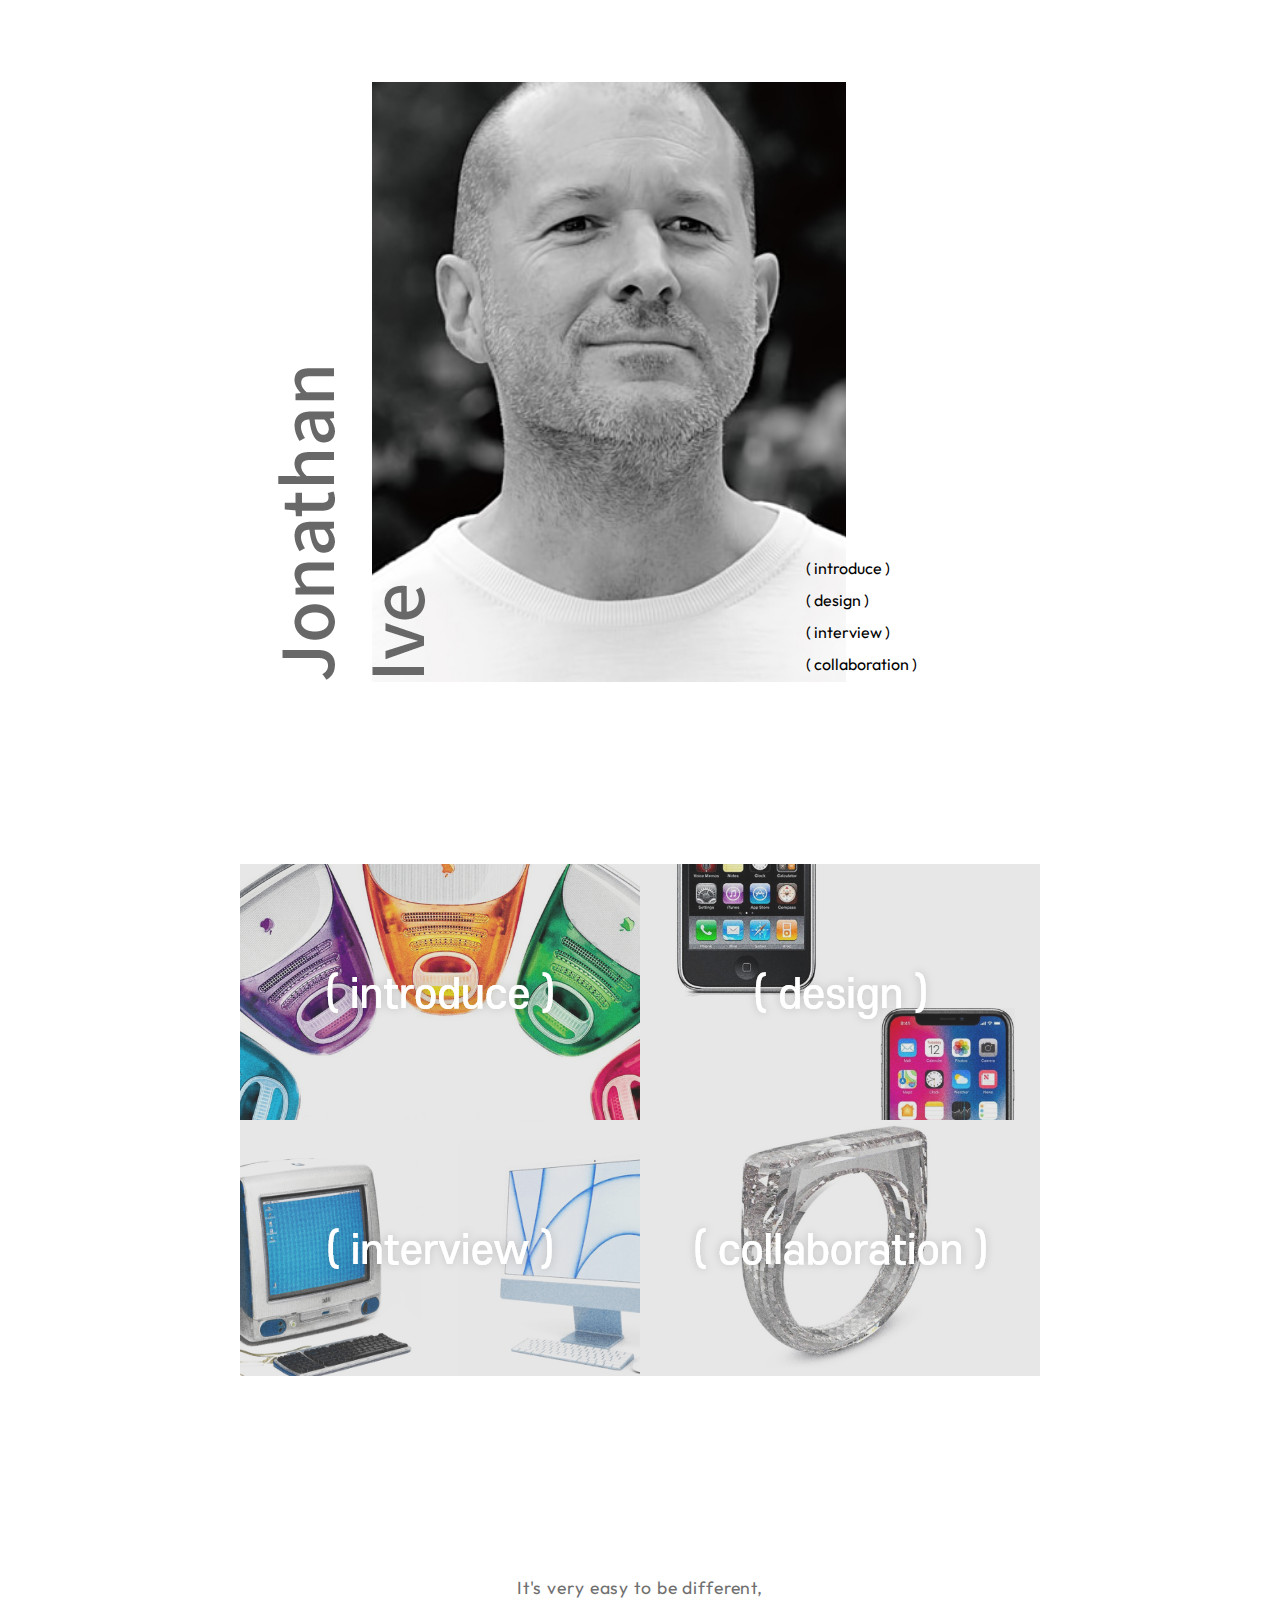
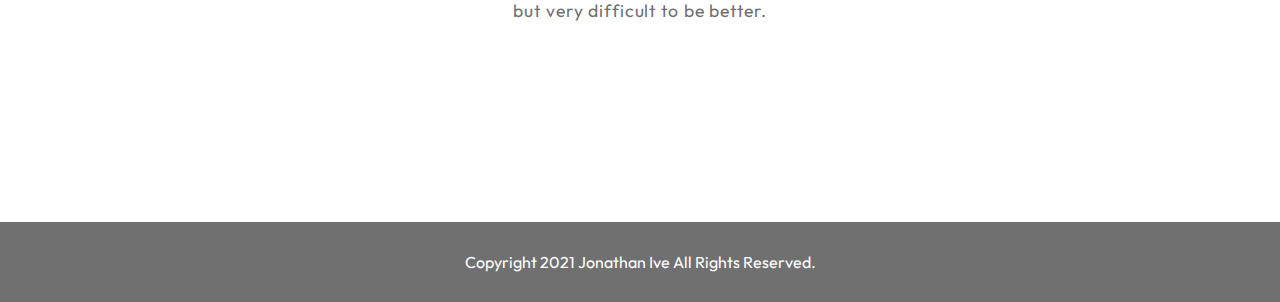
<file: index.html>
<!DOCTYPE html>
<html lang="ko" dir="ltr">
  <head>
    <meta charset="utf-8">
    <title>Jonathan Ive Museum</title>
    <link rel="stylesheet" href="master.css">
    <link rel="stylesheet" href="aos.css">
  </head>
  <body>
    <header>
    <ul>
      <li class="menu1"><a href="sub01.html">( introduce )</a></li>
      <li class="menu2"><a href="sub02.html">( design )</a></li>
      <li class="menu3"><a href="sub03.html">( interview )</a></li>
      <li class="menu4"><a href="sub04.html">( collaboration )</a></li>
    </ul>
    </header>
    <section>
      <a href="sub01.html">
       <div class="total_wrap">
        <div class="wrap">
          <div class="cont1 cont_total">
          <img src="img/introduce.png"  alt="introduce">
        </div>
      </a>
      <a href="sub02.html">
          <div class="cont2 cont_total">
          <img src="img/design.png" alt="design">
          </div>
      </a>
        </div>
        <div class="wrap">
        <a href="sub03.html">
          <div class="cont3 cont_total">
          <img src="img/interview.png" alt="interview">
          </div>
        </a>
        <a href="sub04.html">
          <div class="cont4 cont_total">
          <img src="img/collaboration.png" alt="collaboration">
          </div>
        </a>
        </div>
      </div>
      <div class="cont5">
        It's very easy to be different,</p>
        but very difficult to be better.
      </div>
    </section>
    <footer>
      Copyright 2021 Jonathan Ive All Rights Reserved.
    </footer>
  </body>
</html>
</file>
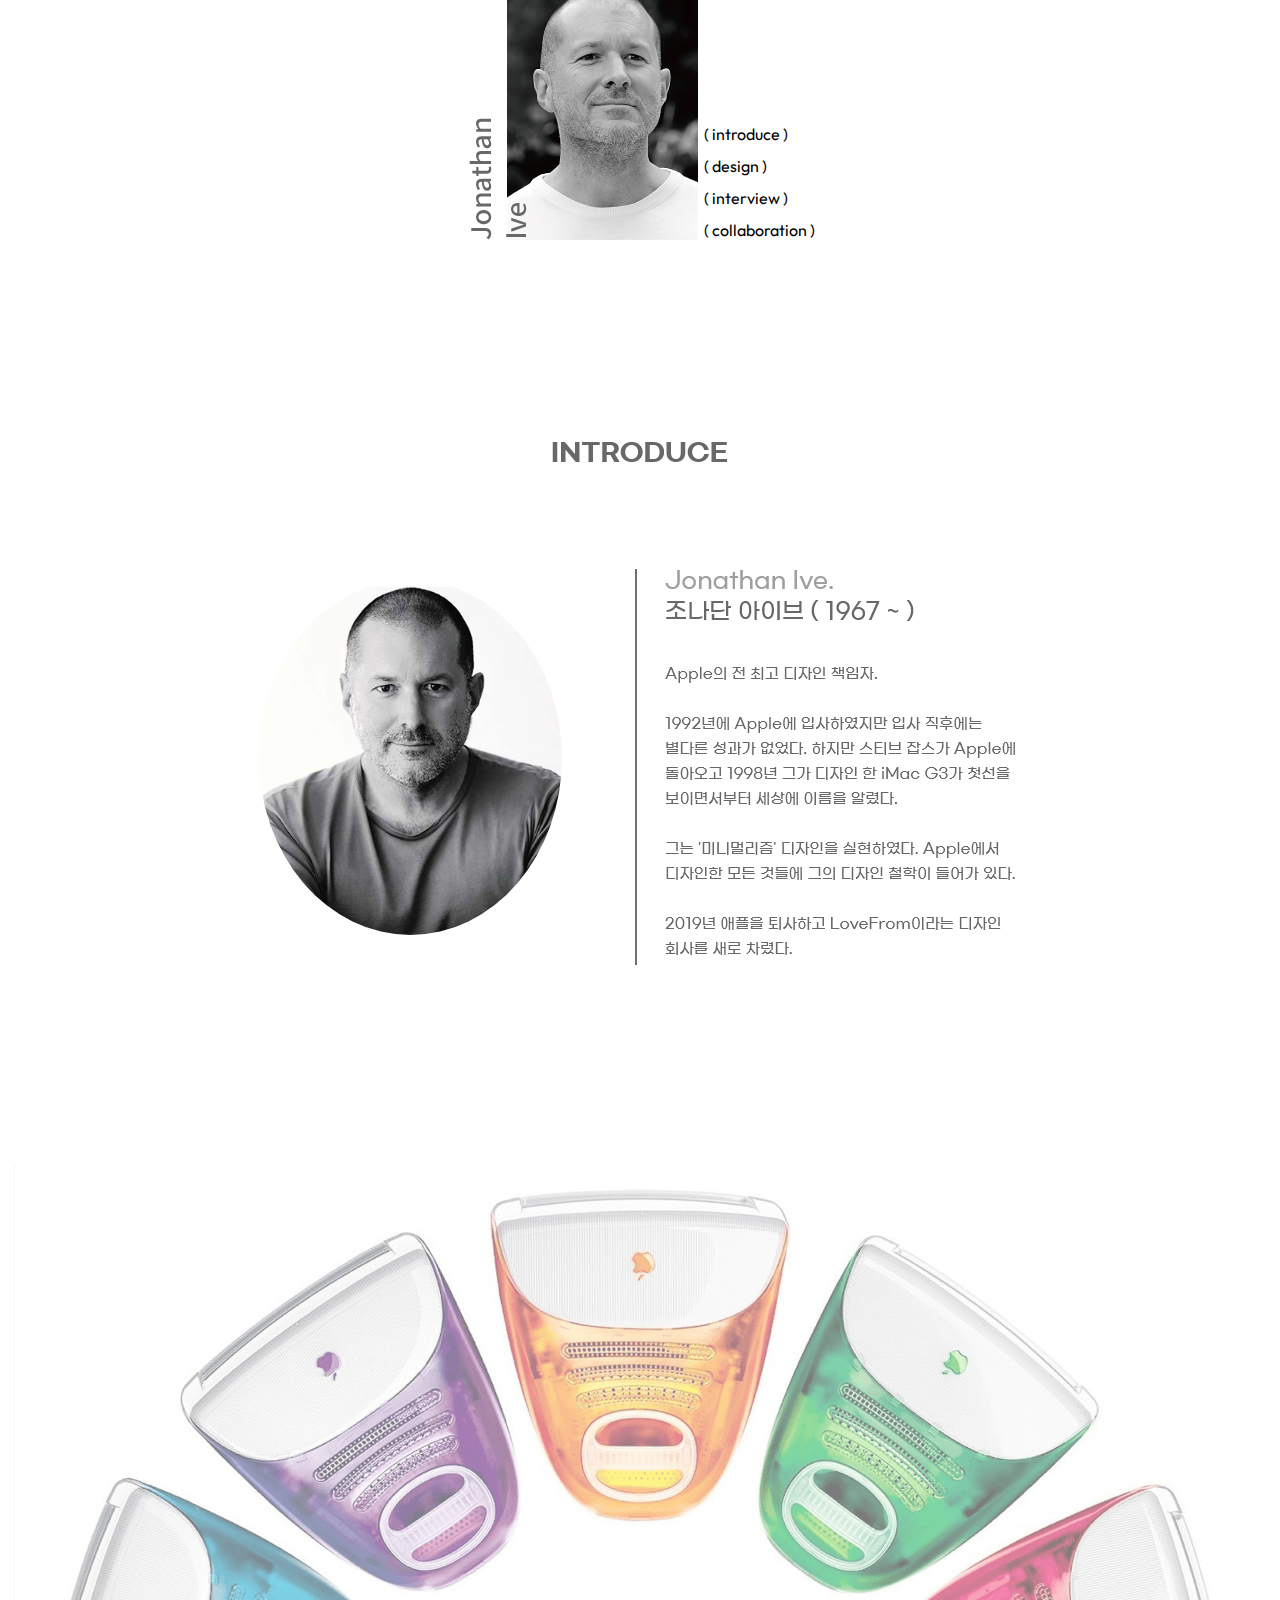
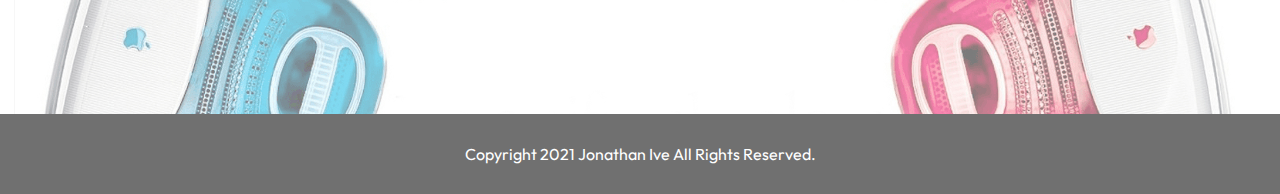
<file: sub01.html>
<!DOCTYPE html>
<html lang="ko" dir="ltr">
  <head>
    <meta charset="utf-8">
    <title>Jonathan Ive Museum</title>
    <link rel="stylesheet" href="master.css">
    <link rel="stylesheet" href="aos.css">
  </head>
  <body>
    <ul>
      <li class="menu1"><a href="sub01.html">( introduce )</a></li>
      <li class="menu2"><a href="sub02.html">( design )</a></li>
      <li class="menu3"><a href="sub03.html">( interview )</a></li>
      <li class="menu4"><a href="sub04.html">( collaboration )</a></li>
    </ul>
    <a href="index.html">
    <div class="home">
      <img src="img/sub_home.png" alt="home">
    </div>
    </a>
    <div class="sub1_title">
      <img src="img/sub1_title.png" alt="">
    </div>
    <div class="sub1_text">
      <img src="img/sub1_text.png" alt="">
    </div>
    <div class="sub1_bottom">
      <img src="img/sub1_bottom.png" alt="">
    </div>
    <footer>
      Copyright 2021 Jonathan Ive All Rights Reserved.
    </footer>


  </body>
</html>
</file>
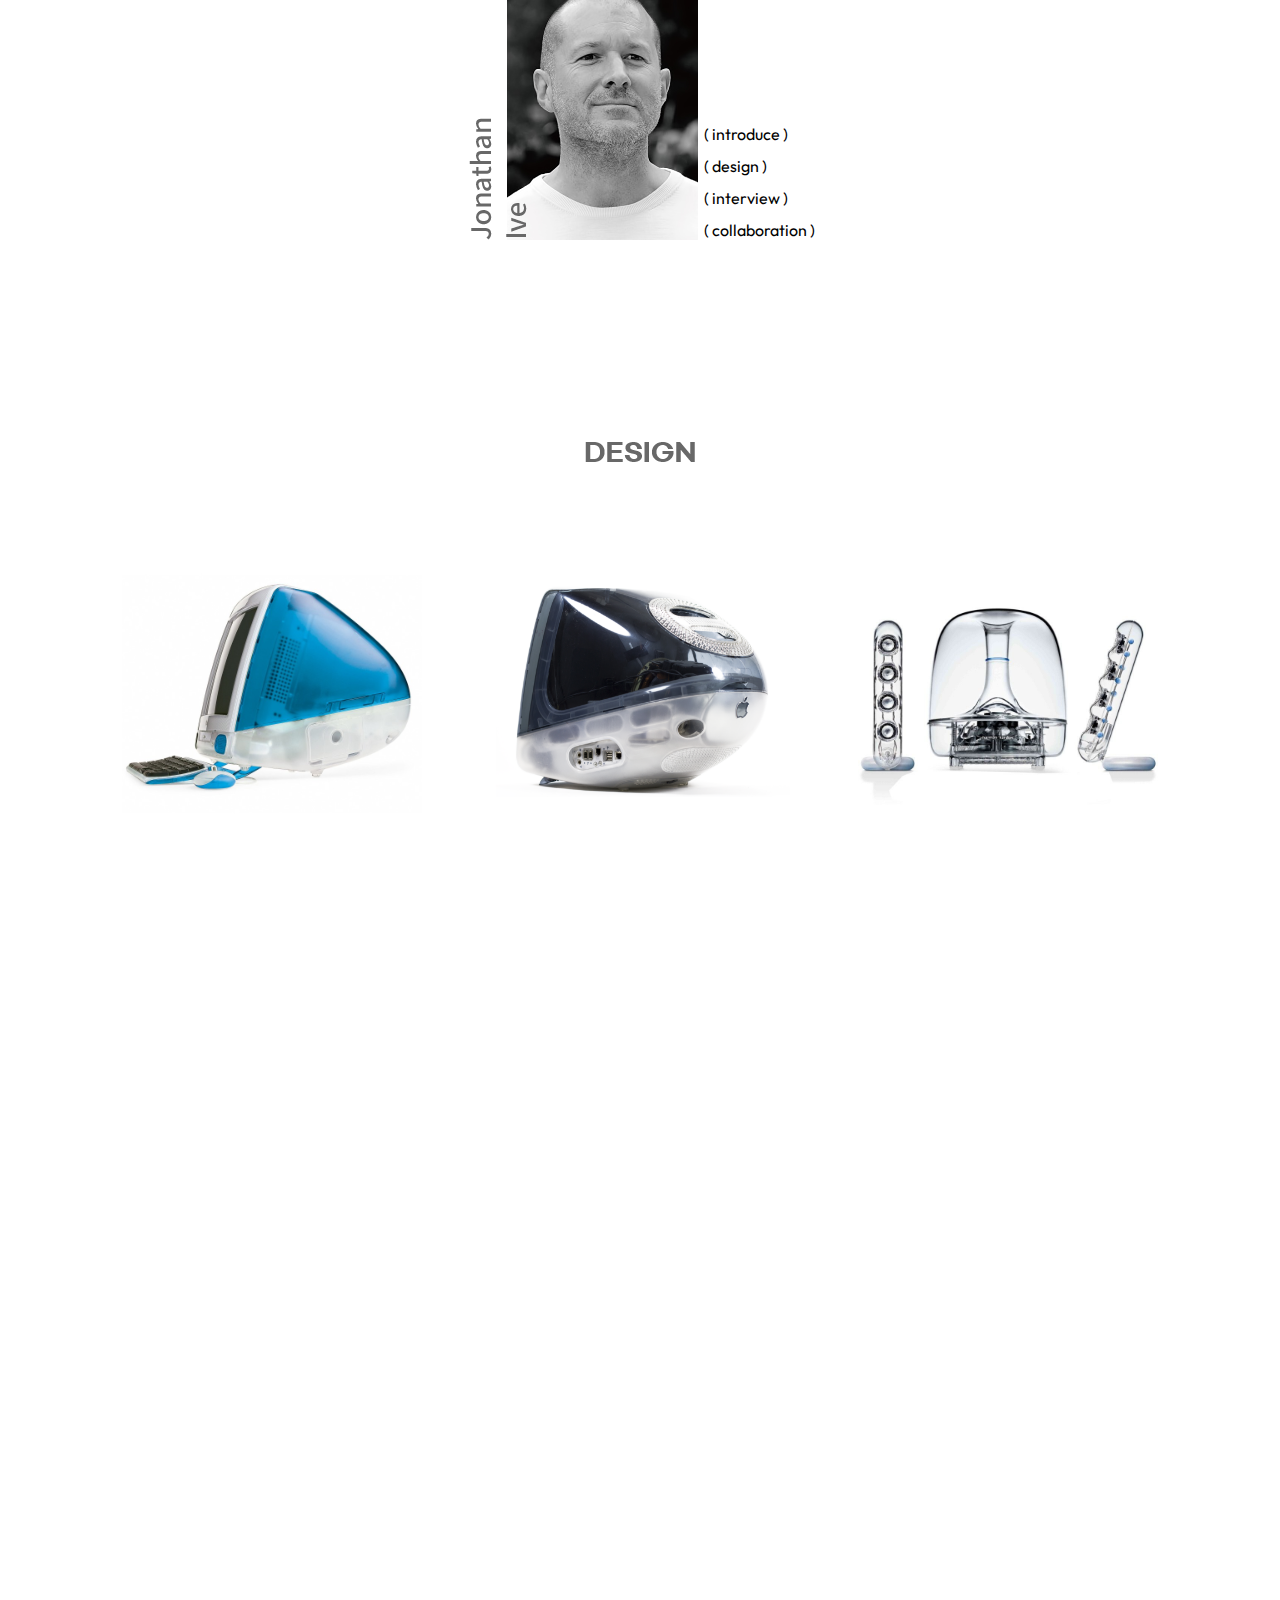
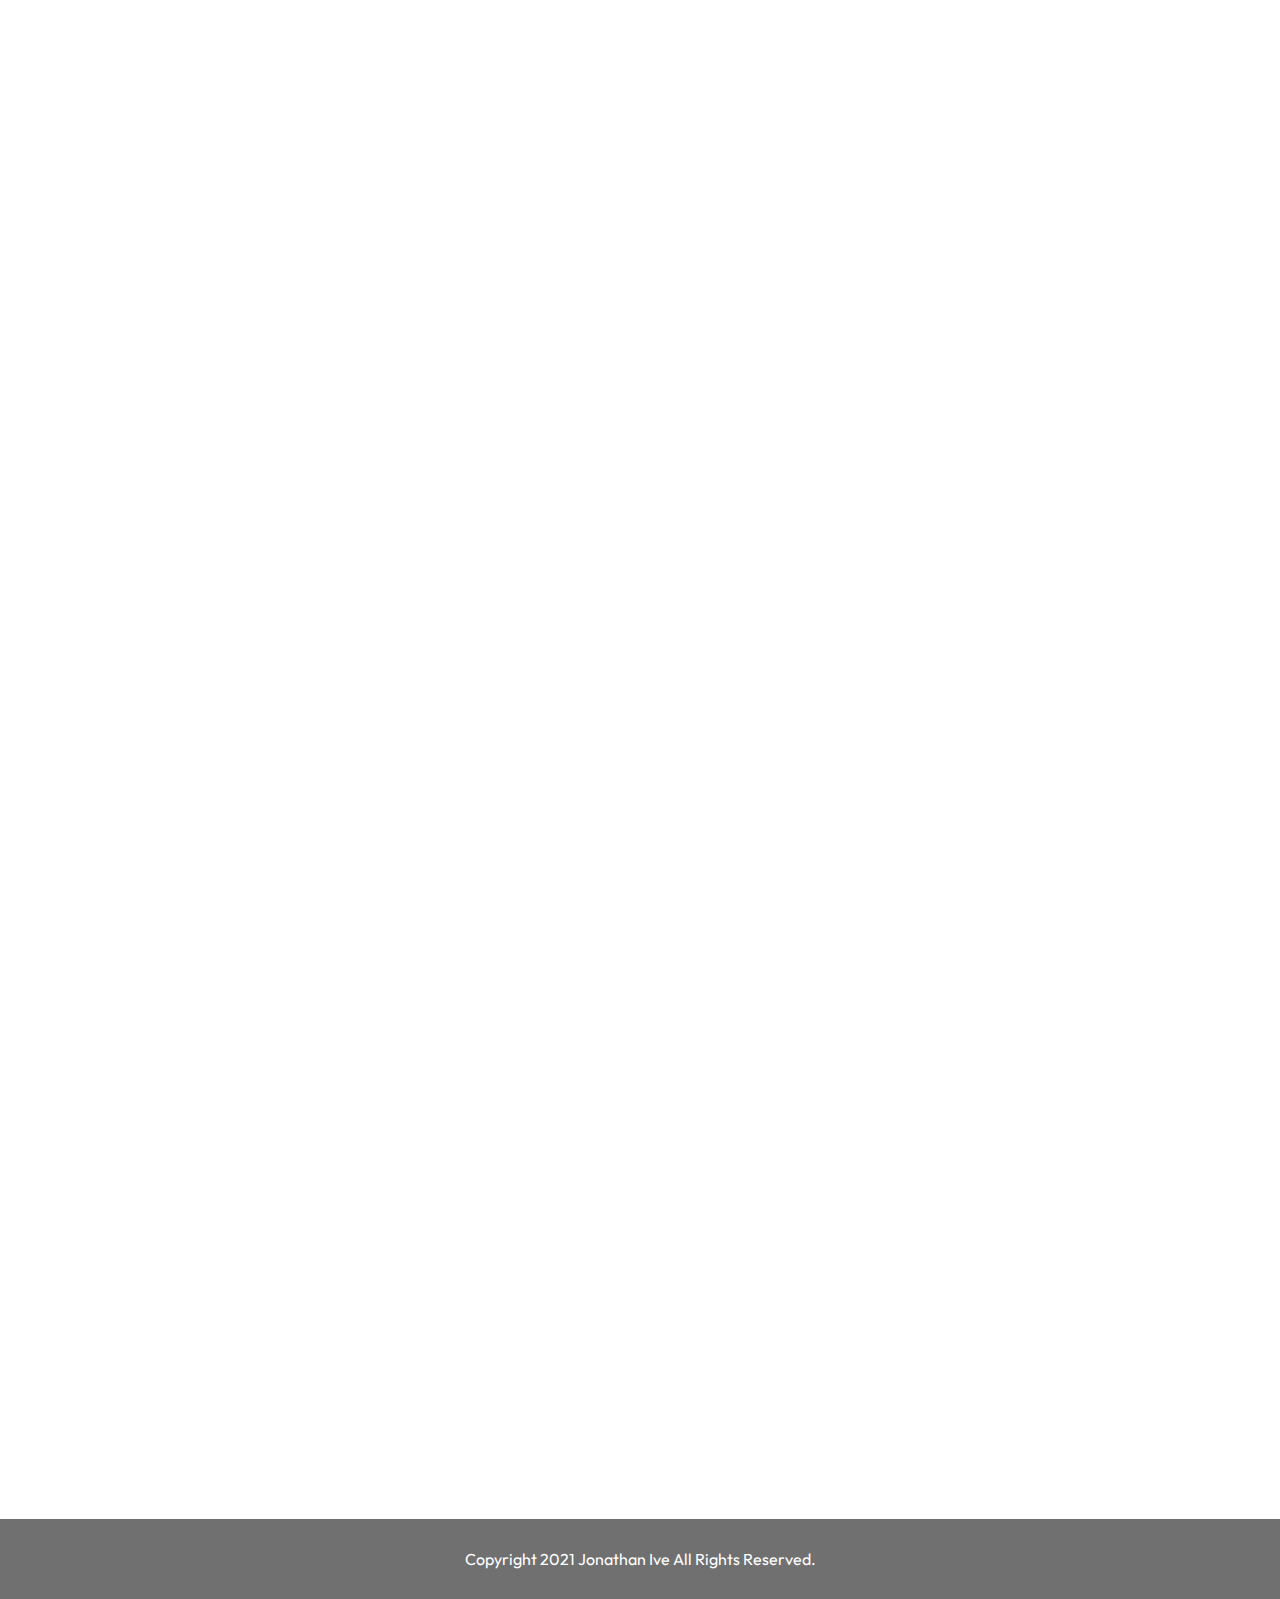
<file: sub02.html>
<!DOCTYPE html>
<html lang="ko" dir="ltr">
  <head>
    <meta charset="utf-8">
    <title>Jonathan Ive Museum</title>
    <link rel="stylesheet" href="master.css">
    <link rel="stylesheet" href="aos.css">
  </head>
  <body>
    <ul>
      <li class="menu1"><a href="sub01.html">( introduce )</a></li>
      <li class="menu2"><a href="sub02.html">( design )</a></li>
      <li class="menu3"><a href="sub03.html">( interview )</a></li>
      <li class="menu4"><a href="sub04.html">( collaboration )</a></li>
    </ul>
    <a href="index.html">
    <div class="home">
      <img src="img/sub_home.png" alt="home">
    </div>
    </a>
    <div class="design_title">
      <img src="img/sub2_design.png" alt="">
    </div>
    <div class="design list01">
      <div class="img1">
      <div class="img_wrap" data-aos="zoom-in">
      <img src="img/imac_g3.png" alt=""></div>
      <div class="text">iMac G3<br>1998</div>
      </div>
    <div class="left">
      <div class="img_wrap" data-aos="zoom-in">
      <img src="img/imac_dv.png" alt=""></div>
      <div class="text">iMac DV<br>1999</div>
    </div>
    <div class="left">
      <div class="img_wrap" data-aos="zoom-in">
      <img src="img/isub.png" alt=""></div>
      <div class="text">iSub<br>2000</div>
    </div>
    </div>
    <div class="design list02">
      <div class="img_wrap" data-aos="zoom-in">
      <img src="img/g4cube.png" alt=""></div>
      <div class="text2">G4 Cube<br>2000</div>
    <div class="left">
      <div class="img_wrap" data-aos="zoom-in">
      <img src="img/ipod.png" alt=""></div>
      <div class="text">iPod<br>2001</div>
    </div>
    <div class="left">
      <div class="img_wrap" data-aos="zoom-in">
      <img src="img/powerbook.png" alt=""></div>
      <div class="text">Powerbook G4<br>2003</div>
    </div>
    </div>
    <div class="design list03">
      <div class="img_wrap" data-aos="zoom-in">
      <img src="img/ipodmini.png" alt=""></div>
      <div class="text2">iPod mini<br>2004</div>
    <div class="left">
      <div class="img_wrap" data-aos="zoom-in">
      <img src="img/iphone1.png" alt=""></div>
      <div class="text">iPhone<br>2007</div>
    </div>
    <div class="left">
      <div class="img_wrap" data-aos="zoom-in">
      <img src="img/macbookair.png" alt=""></div>
      <div class="text">Macbook Air<br>2009</div>
    </div>
    </div>
    <div class="design list04">
      <div class="img_wrap" data-aos="zoom-in">
      <img src="img/magicmouse.png" alt=""></div>
      <div class="text2">Magic Mouse<br>2009</div>
    <div class="left">
      <div class="img_wrap" data-aos="zoom-in">
      <img src="img/ipod4.png" alt=""></div>
      <div class="text">iPod Shuffle 4<br>2010</div>
    </div>
    <div class="left">
      <div class="img_wrap" data-aos="zoom-in">
      <img src="img/ipad2.png" alt=""></div>
      <div class="text">iPad 2<br>2011</div>
    </div>
    </div>
    <div class="design list05">
      <div class="img_wrap" data-aos="zoom-in">
      <img src="img/iphone5s.png" alt=""></div>
      <div class="text2">iPhone 5s<br>2013</div>
    <div class="left">
      <div class="img_wrap" data-aos="zoom-in">
      <img src="img/iphone6.png" alt=""></div>
      <div class="text">iPhone 6<br>2014</div>
    </div>
    <div class="left">
      <div class="img_wrap" data-aos="zoom-in">
      <img src="img/applewatch.png" alt=""></div>
      <div class="text">Apple Watch 1<br>2015</div>
    </div>
    </div>
    <div class="design list06">
      <div class="img_wrap" data-aos="zoom-in">
      <img src="img/airpods.png" alt=""></div>
      <div class="text2">Airpods<br>2016</div>
    <div class="left">
      <div class="img_wrap" data-aos="zoom-in">
      <img src="img/homepod.png" alt=""></div>
      <div class="text">Homepod<br>2017</div>
    </div>
    <div class="left">
      <div class="img_wrap" data-aos="zoom-in">
      <img src="img/iphonex.png" alt=""></div>
      <div class="text">iPhone X<br>2017</div>
    </div>
    </div>
    <div class="design list07">
      <div class="img_wrap" data-aos="zoom-in">
      <img src="img/ipadpro.png" alt=""></div>
      <div class="text2">iPad Pro<br>2018</div>
    <div class="left">
      <div class="img_wrap" data-aos="zoom-in">
      <img src="img/macpro.png" alt=""></div>
      <div class="text">Mac Pro<br>2019</div>
    </div>
    <div class="left">
      <div class="img_wrap" data-aos="zoom-in">
      <img src="img/imac_m1.png" alt=""></div>
      <div class="text">iMac M1<br>2021</div>
    </div>
    </div>
    <footer>
      Copyright 2021 Jonathan Ive All Rights Reserved.
    </footer>

    <!--AOS 스트립트 적용 부문 시작-->
    <script src="aos.js"></script>
    <script>
    AOS.init({
      easing: 'ease-in-out-sine'
    });
    </script>
    <!--AOS 스트립트 적용 부문 끝-->

  </body>
</html>
</file>
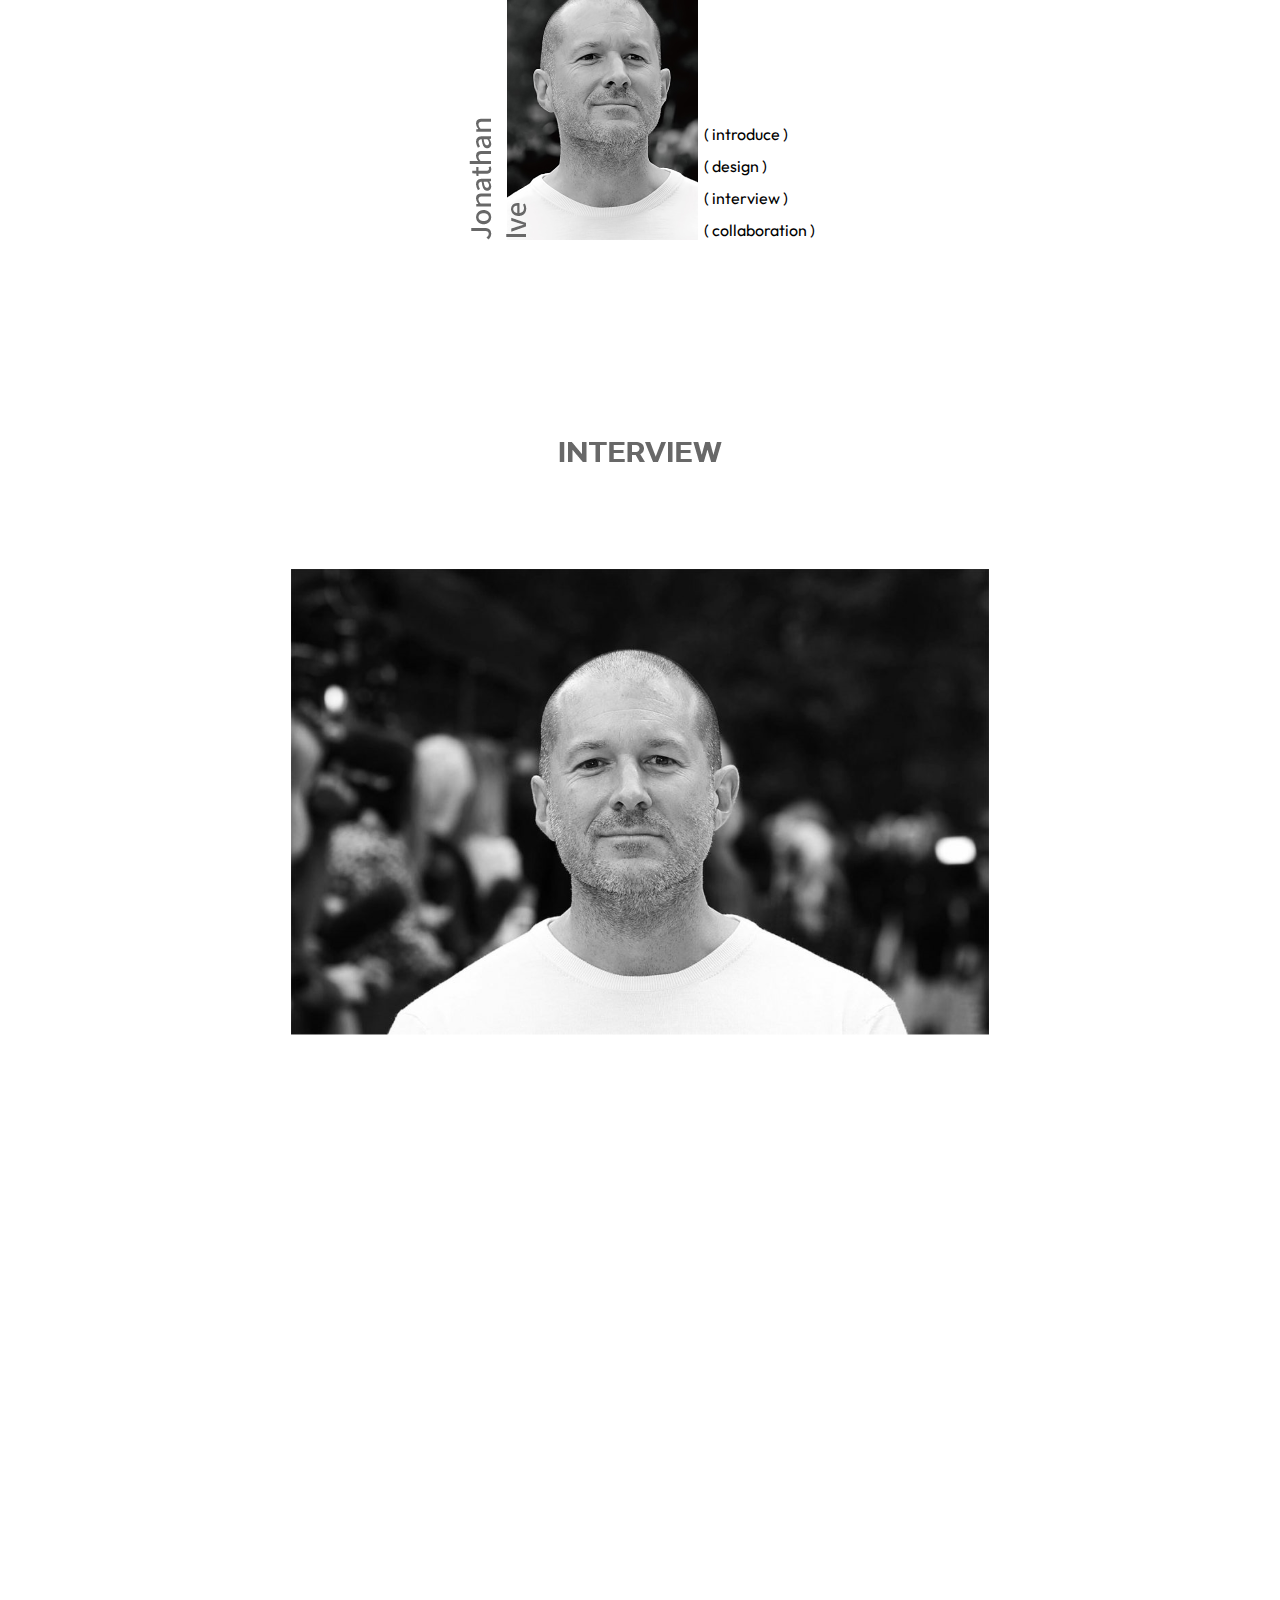
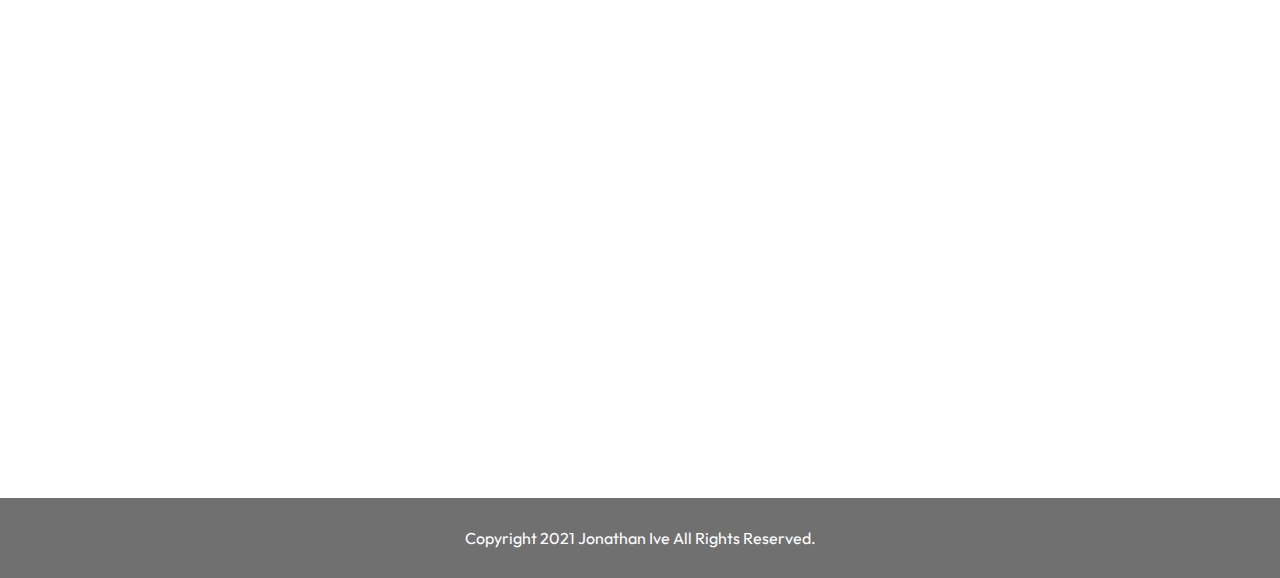
<file: sub03.html>
<!DOCTYPE html>
<html lang="ko" dir="ltr">
  <head>
    <meta charset="utf-8">
    <title>Jonathan Ive Museum</title>
    <link rel="stylesheet" href="master.css">
    <link rel="stylesheet" href="aos.css">
  </head>
  <body>
    <ul>
      <li class="menu1"><a href="sub01.html">( introduce )</a></li>
      <li class="menu2"><a href="sub02.html">( design )</a></li>
      <li class="menu3"><a href="sub03.html">( interview )</a></li>
      <li class="menu4"><a href="sub04.html">( collaboration )</a></li>
    </ul>
    <a href="index.html">
    <div class="home">
      <img src="img/sub_home.png" alt="home">
    </div>
    </a>
    <div class="sub3 sub3_title">
      <img src="img/sub3_title.png" alt="">
    </div>
    <div class="sub3 sub3_main">
      <img src="img/sub3_main.png" alt="">
    </div>
    <div class="sub3 sub3_text1" data-aos="fade-up"
    data-aos-anchor-placement="bottom-bottom">
      <img src="img/sub3_text1.png" alt="">
    </div>
    <div class="sub3 sub3_text2" data-aos="fade-up"
    data-aos-anchor-placement="bottom-bottom">
      <img src="img/sub3_text2.png" alt="">
    </div>
    <div class="sub3 sub3_text3" data-aos="fade-up"
    data-aos-anchor-placement="bottom-bottom">
      <img src="img/sub3_text3.png" alt="">
    </div>

    <footer>
      Copyright 2021 Jonathan Ive All Rights Reserved.
    </footer>

    <!--AOS 스트립트 적용 부문 시작-->
    <script src="aos.js"></script>
    <script>
    AOS.init({
      easing: 'ease-in-out-sine'
    });
    </script>
    <!--AOS 스트립트 적용 부문 끝-->


  </body>
</html>
</file>
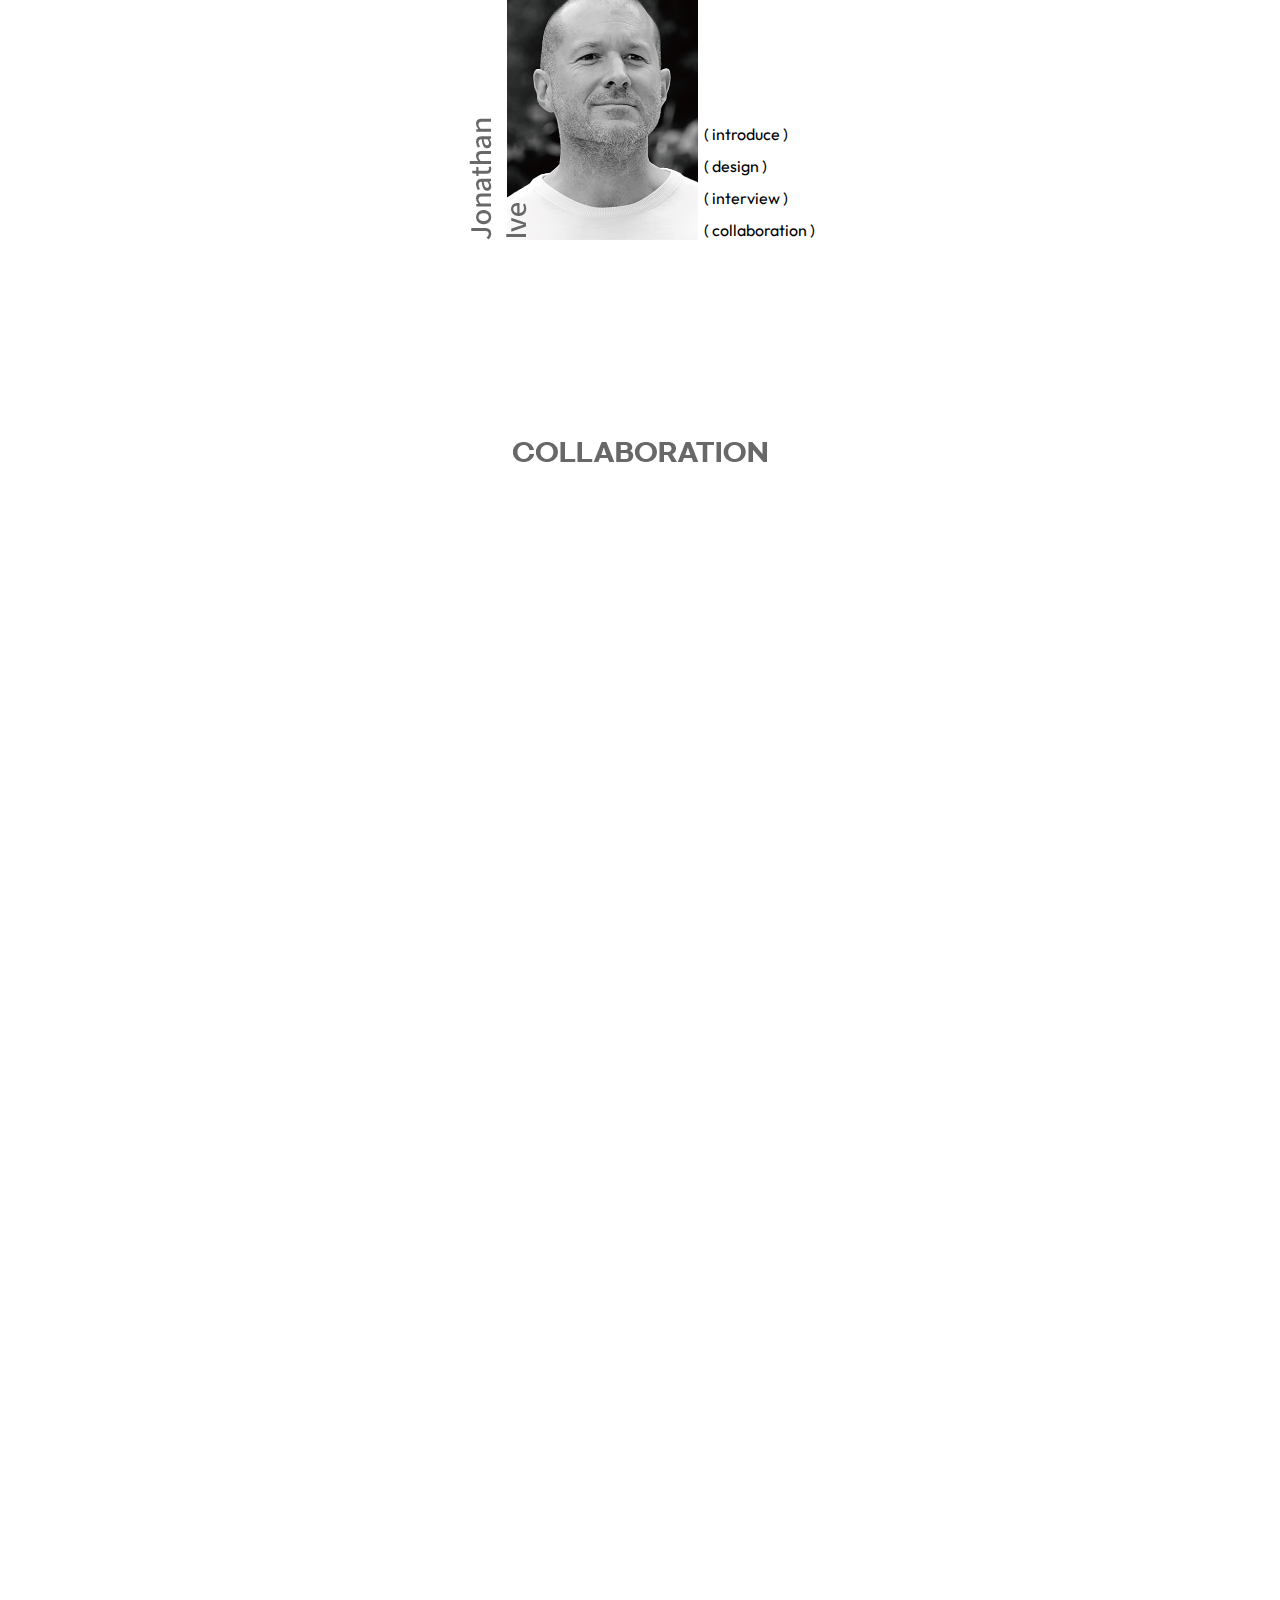
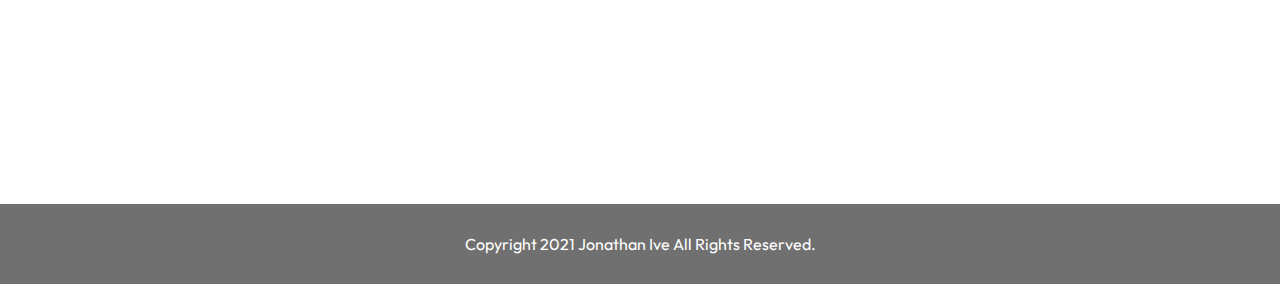
<file: sub04.html>
<!DOCTYPE html>
<html lang="ko" dir="ltr">
  <head>
    <meta charset="utf-8">
    <title>Jonathan Ive Museum</title>
    <link rel="stylesheet" href="master.css">
    <link rel="stylesheet" href="aos.css">
  </head>
  <body>
    <ul>
      <li class="menu1"><a href="sub01.html">( introduce )</a></li>
      <li class="menu2"><a href="sub02.html">( design )</a></li>
      <li class="menu3"><a href="sub03.html">( interview )</a></li>
      <li class="menu4"><a href="sub04.html">( collaboration )</a></li>
    </ul>
    <a href="index.html">
    <div class="home">
      <img src="img/sub_home.png" alt="home">
    </div>
    </a>
    <div class="sub4 sub4_title">
      <img src="img/sub4_title.png" alt="">
    </div>
    <div class="sub4 sub4_text1" data-aos="fade-up"
    data-aos-anchor-placement="top-center">
      <img src="img/sub4_text1.png" alt="">
    </div>
    <div class="sub4 sub4_text2" data-aos="fade-up"
    data-aos-anchor-placement="bottom-bottom">
      <img src="img/sub4_text2.png" alt="">
    </div>
    <footer>
      Copyright 2021 Jonathan Ive All Rights Reserved.
    </footer>


    <!--AOS 스트립트 적용 부문 시작-->
    <script src="aos.js"></script>
    <script>
    AOS.init({
      easing: 'ease-in-out-sine'
    });
    </script>
    <!--AOS 스트립트 적용 부문 끝-->


  </body>
</html>
</file>
<file: master.css>
@import url('https://fonts.googleapis.com/css2?family=Outfit:wght@400&display=swap');

*{
  margin: 0;
  padding: 0;
  text-decoration: none;
}

header{
  width: 100%;
  height: 764px;
  background-image: url('img/main.png');
  background-position: center;
  background-repeat: no-repeat;
}

header ul{
position: absolute;
left: 63%;
top: 558px;
}

header ul li{
list-style: none;
height: 32px;
}

header ul li a{
  color: black;
  font-family: 'Outfit', sans-serif;
}

header ul li a:hover{
  color: #0963E9;
  transition: 0.4s;
}

ul{
  position: absolute;
  left: 55%;
  top: 124px;
}

ul li{
  list-style: none;
  height: 32px;
}

ul li a{
  color: black;
  font-family: 'Outfit', sans-serif;
}

ul li a:hover{
  color: #0963E9;
  transition: 0.4s;
}


.text:hover{
  transition: 1s;
  opacity: 1;
  filter: drop-shadow(0px 0px 5px #000000);
}

.text2:hover{
  transition: 1s;
  opacity: 1;
  filter: drop-shadow(0px 0px 5px #000000);
}

.img_wrap{
  width: 300px;
  height: 250px;
  position: relative;
}

.text{
  width: 300px;
  height: 250px;

  display: flex;
  justify-content: center;
  align-items: center;

  position: absolute;
  transform: translate(0%, -100%);
  text-align: center;
  color: white;
  font-size: 20px;

  opacity: 0;

  font-family: 'Outfit', sans-serif;
}

.text2{
  width: 300px;
  height: 250px;

  display: flex;
  justify-content: center;
  align-items: center;

  position: absolute;
  transform: translate(-122%, 0%);
  text-align: center;
  color: white;
  font-size: 20px;

  opacity: 0;

  font-family: 'Outfit', sans-serif;
}

.wrap{
  width: 100%;
  display: flex;
  justify-content: center;
  align-items: center;
}

.total_wrap{
  margin-top: 100px;
}

.cont1{
  background-image: url('img/introduce_bg.png');
}

.cont2{
  background-image: url('img/design_bg.png');
}

.cont3{
  background-image: url('img/interview_bg.png');
}

.cont4{
  background-image: url('img/collabo_bg.png');
}

.cont5{

  color: #707070;
  text-align: center;
  font-size: 1.1em;
  font-family: 'Outfit', sans-serif;
  letter-spacing: 0.05em;

  margin-top: 200px;
  margin-bottom: 200px;
}

.cont_total{
  width: 400px;
  height: 256px;
  background-position: center;
  background-repeat: no-repeat;

  display: flex;
  justify-content: center;
  align-items: center;
}

.home{
  display: flex;
  justify-content: center;
  align-items: center;
}

.sub1_title{
  display: flex;
  justify-content: center;
  align-items: center;

  margin-top: 200px;
}

.sub1_text{
  display: flex;
  justify-content: center;
  align-items: center;

  margin-top: 100px;
  margin-bottom: 200px;
}

.sub1_bottom{
  display: flex;
  justify-content: center;
  align-items: center;
}

.design{
  display: flex;
  justify-content: center;
  align-items: center;

  margin-top: 100px;
}

.design_title{
  display: flex;
  justify-content: center;
  align-items: center;
  margin-top: 200px;
}

.list07{
  margin-bottom: 200px;
}

.left{
  margin-left: 68px;
}

.sub3{
  display: flex;
  justify-content: center;
  align-items: center;
}

.sub3_title{
  margin-top: 200px;
  margin-bottom: 100px;
}

.sub3_text1{
  margin-top: 100px;
  margin-right: 12px;
}

.sub3_text2{
  margin-top: 70px;
  margin-right: 18px;
}

.sub3_text3{
  margin-top: 70px;
  margin-bottom: 200px;
}

.sub4{
  display: flex;
  justify-content: center;
  align-items: center;
}

.sub4_title{
  margin-top: 200px;
  margin-bottom: 100px;
}

.sub4_text1{
  margin-bottom: 200px;

}

.sub4_text2{
  margin-right: 69px;
  margin-bottom: 200px;
}

footer{
  width: 100%;
  height: 80px;
  background-color: #707070;
  color: #ffffff;
  display: flex;
  justify-content: center;
  align-items: center;
  font-family: 'Outfit', sans-serif;
}
</file>
